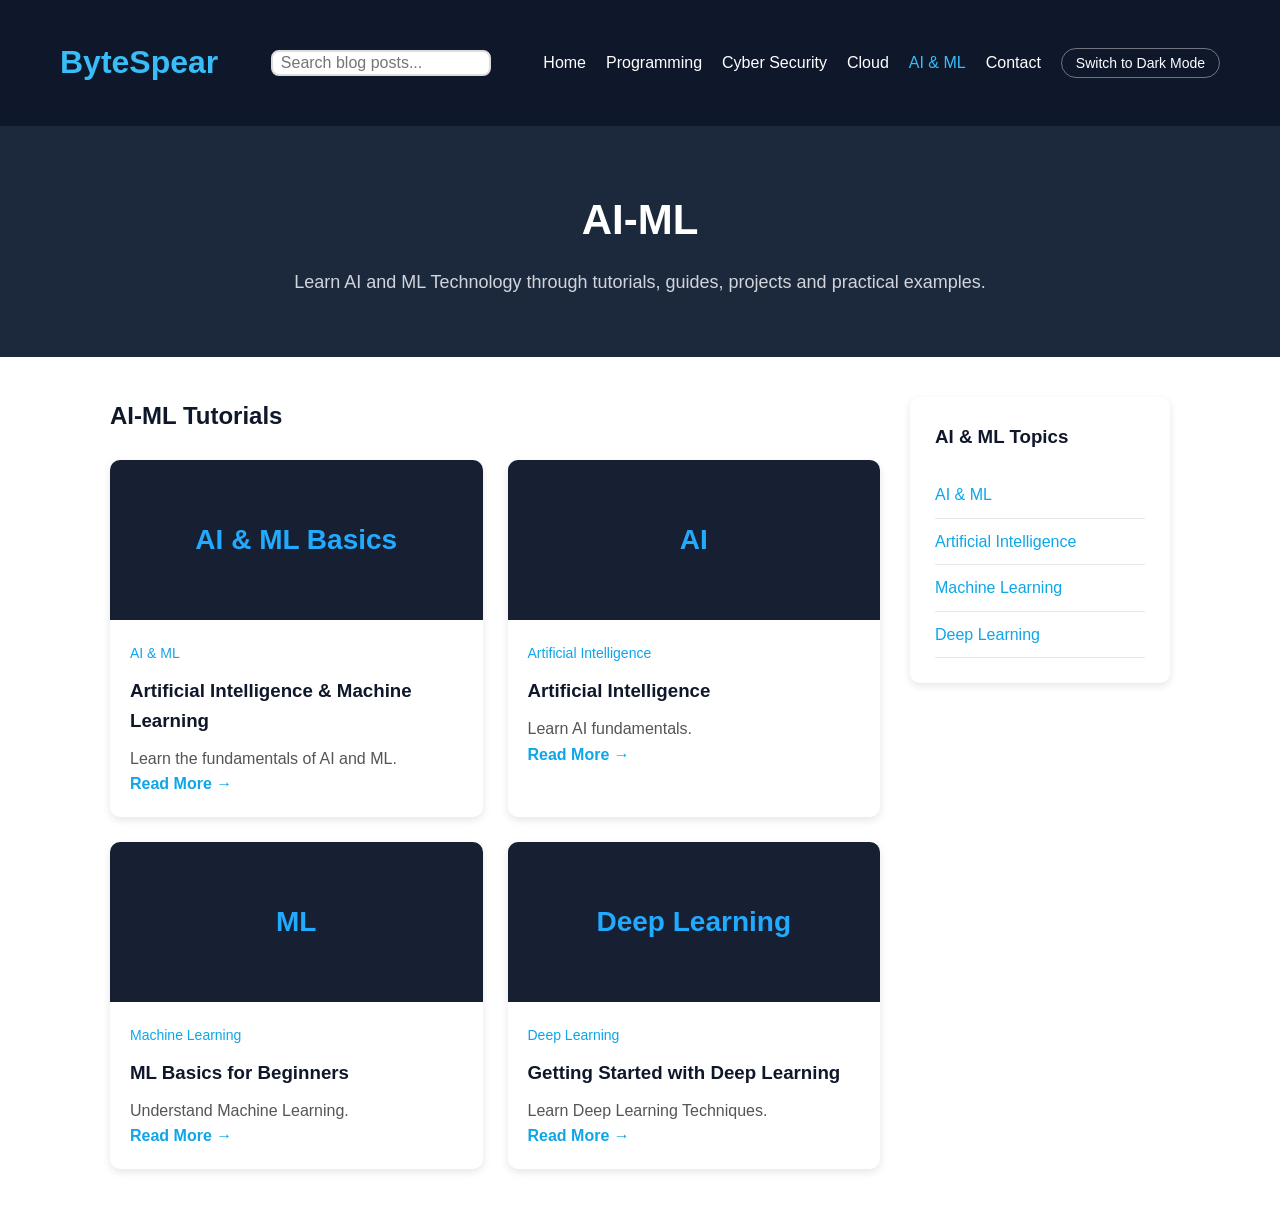
<file: pages/ai-ml.html>
<!DOCTYPE html>
<html lang="en">

<head>
    <meta charset="UTF-8">
    <meta name="viewport" content="width=device-width, initial-scale=1.0">

    <title>AI &amp; ML | ByteSpear</title>

    <link rel="stylesheet" href="../assets/css/base.css">
    <link rel="stylesheet" href="../assets/css/layout.css">
    <link rel="stylesheet" href="../assets/css/pages/category.css">
    <script src="../assets/js/theme.js"></script>
</head>

<body>

    <!-- HEADER -->
    <header>

        <h1>ByteSpear</h1>

        <div class="search-container">
            <input type="text" id="blog-search" placeholder="Search blog posts..." aria-label="Search blog posts">
        </div>

        <nav aria-label="Main">
            <ul>
                <li><a href="../index.html">Home</a></li>
                <li><a href="programming.html">Programming</a></li>
                <li><a href="cybersecurity.html">Cyber Security</a></li>
                <li><a href="cloud.html">Cloud</a></li>
                <li><a href="ai-ml.html" aria-current="page">AI &amp; ML</a></li>
                <li><a href="contact.html">Contact</a></li>
                <li>
                    <button type="button" class="theme-toggle" data-theme-toggle>
                        <span class="theme-toggle__label--to-dark">Switch to Dark Mode</span>
                        <span class="theme-toggle__label--to-light">Switch to Light Mode</span>
                    </button>
                </li>
            </ul>
        </nav>

    </header>

    <!-- AI-ML CONTENT -->
    <main>

        <section class="category-hero">
            <h1>AI-ML</h1>

            <p>
                Learn AI and ML Technology through tutorials, guides,
                projects and practical examples.
            </p>
        </section>


        <section class="category-section">

            <div class="category-main">

                <h2>AI-ML Tutorials</h2>

                <div class="article-grid">
                
                    <article class="article-card">
                        <div class="article-image">
                            AI & ML Basics
                        </div>

                        <div class="article-content">
                            <span>AI & ML </span>

                            <h3>
                                Artificial Intelligence & Machine Learning
                            </h3>

                            <p>
                                Learn the fundamentals of AI and ML.
                            </p>

                            <a href="#">Read More →</a>
                        </div>
                    </article>


                    <article class="article-card">
                        <div class="article-image">
                            AI
                        </div>

                        <div class="article-content">
                            <span>Artificial Intelligence</span>

                            <h3>
                                Artificial Intelligence
                            </h3>

                            <p>
                                Learn AI fundamentals.
                                
                            </p>

                            <a href="#">Read More →</a>
                        </div>
                    </article>


                    <article class="article-card">
                        <div class="article-image">
                            ML
                        </div>

                        <div class="article-content">
                            <span>Machine Learning</span>

                            <h3>
                                ML Basics for Beginners
                            </h3>

                            <p>
                                Understand Machine Learning.
                            </p>

                            <a href="#">Read More →</a>
                        </div>
                    </article>


                    <article class="article-card">
                        <div class="article-image">
                            Deep Learning
                        </div>

                        <div class="article-content">
                            <span>Deep Learning</span>

                            <h3>
                                Getting Started with Deep Learning
                            </h3>

                            <p>
                                Learn Deep Learning Techniques.
                                
                            </p>

                            <a href="#">Read More →</a>
                        </div>
                    </article>

                </div>

            </div>


            <aside class="category-sidebar">

                <h3>AI & ML Topics</h3>

                <a href="#">AI & ML</a>
                <a href="#">Artificial Intelligence</a>
                <a href="#">Machine Learning</a>
                <a href="#">Deep Learning</a>

            </aside>

        </section>

    </main>
    <script src="../assets/js/search.js" defer></script>
</body>
</html>
</file>
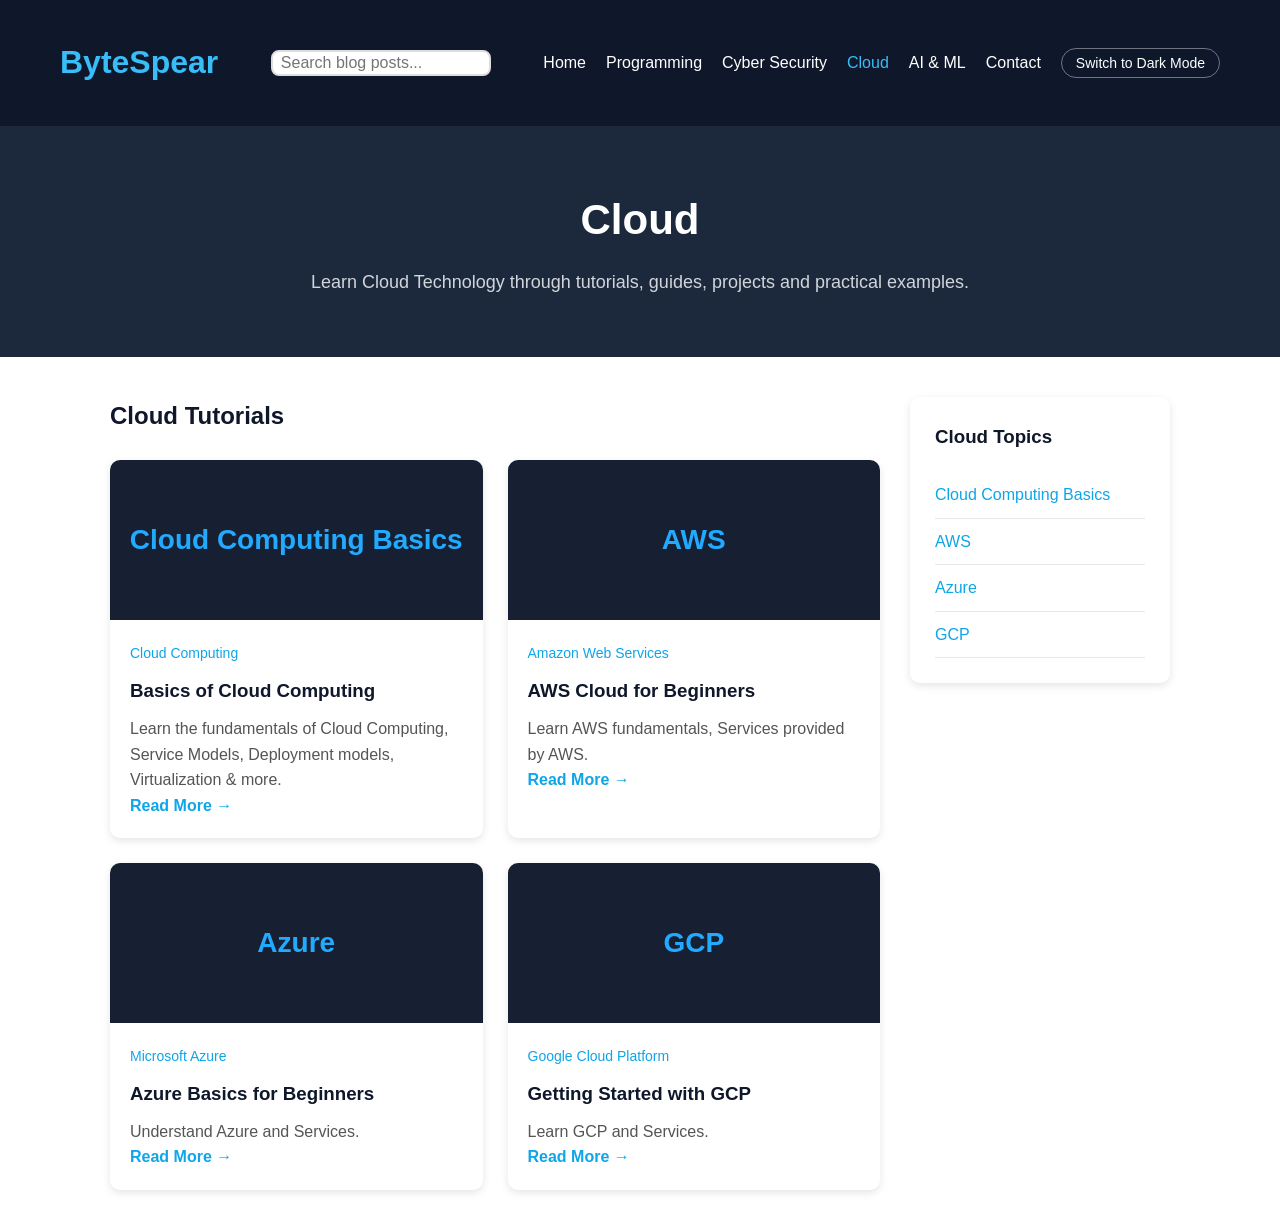
<file: pages/cloud.html>
<!DOCTYPE html>
<html lang="en">

<head>
    <meta charset="UTF-8">
    <meta name="viewport" content="width=device-width, initial-scale=1.0">

    <title>Cloud | ByteSpear</title>

    <link rel="stylesheet" href="../assets/css/base.css">
    <link rel="stylesheet" href="../assets/css/layout.css">
    <link rel="stylesheet" href="../assets/css/pages/category.css">
    <script src="../assets/js/theme.js"></script>
</head>

<body>

    <!-- HEADER -->
    <header>

        <h1>ByteSpear</h1>

        <div class="search-container">
            <input type="text" id="blog-search" placeholder="Search blog posts..." aria-label="Search blog posts">
        </div>

        <nav aria-label="Main">
            <ul>
                <li><a href="../index.html">Home</a></li>
                <li><a href="programming.html">Programming</a></li>
                <li><a href="cybersecurity.html">Cyber Security</a></li>
                <li><a href="cloud.html" aria-current="page">Cloud</a></li>
                <li><a href="ai-ml.html">AI &amp; ML</a></li>
                <li><a href="contact.html">Contact</a></li>
                <li>
                    <button type="button" class="theme-toggle" data-theme-toggle>
                        <span class="theme-toggle__label--to-dark">Switch to Dark Mode</span>
                        <span class="theme-toggle__label--to-light">Switch to Light Mode</span>
                    </button>
                </li>
            </ul>
        </nav>

    </header>

    <!-- CLOUD CONTENT -->
    <main>

        <section class="category-hero">
            <h1>Cloud</h1>

            <p>
                Learn Cloud Technology through tutorials, guides,
                projects and practical examples.
            </p>
        </section>


        <section class="category-section">

            <div class="category-main">

                <h2>Cloud Tutorials</h2>

                <div class="article-grid">
                
                    <article class="article-card">
                        <div class="article-image">
                            Cloud Computing Basics
                        </div>

                        <div class="article-content">
                            <span>Cloud Computing</span>

                            <h3>
                                Basics of Cloud Computing
                            </h3>

                            <p>
                                Learn the fundamentals of Cloud Computing, Service Models, Deployment models, Virtualization & more.
                            </p>

                            <a href="#">Read More →</a>
                        </div>
                    </article>


                    <article class="article-card">
                        <div class="article-image">
                            AWS
                        </div>

                        <div class="article-content">
                            <span>Amazon Web Services</span>

                            <h3>
                                AWS Cloud for Beginners
                            </h3>

                            <p>
                                Learn AWS fundamentals, Services provided by AWS.
                                
                            </p>

                            <a href="#">Read More →</a>
                        </div>
                    </article>


                    <article class="article-card">
                        <div class="article-image">
                            Azure
                        </div>

                        <div class="article-content">
                            <span>Microsoft Azure</span>

                            <h3>
                                Azure Basics for Beginners
                            </h3>

                            <p>
                                Understand Azure and Services.
                            </p>

                            <a href="#">Read More →</a>
                        </div>
                    </article>


                    <article class="article-card">
                        <div class="article-image">
                            GCP
                        </div>

                        <div class="article-content">
                            <span>Google Cloud Platform</span>

                            <h3>
                                Getting Started with GCP
                            </h3>

                            <p>
                                Learn GCP and Services.
                                
                            </p>

                            <a href="#">Read More →</a>
                        </div>
                    </article>

                </div>

            </div>


            <aside class="category-sidebar">

                <h3>Cloud Topics</h3>

                <a href="#">Cloud Computing Basics</a>
                <a href="#">AWS</a>
                <a href="#">Azure</a>
                <a href="#">GCP</a>

            </aside>

        </section>

    </main>
    <script src="../assets/js/search.js" defer></script>
</body>
</html>
</file>
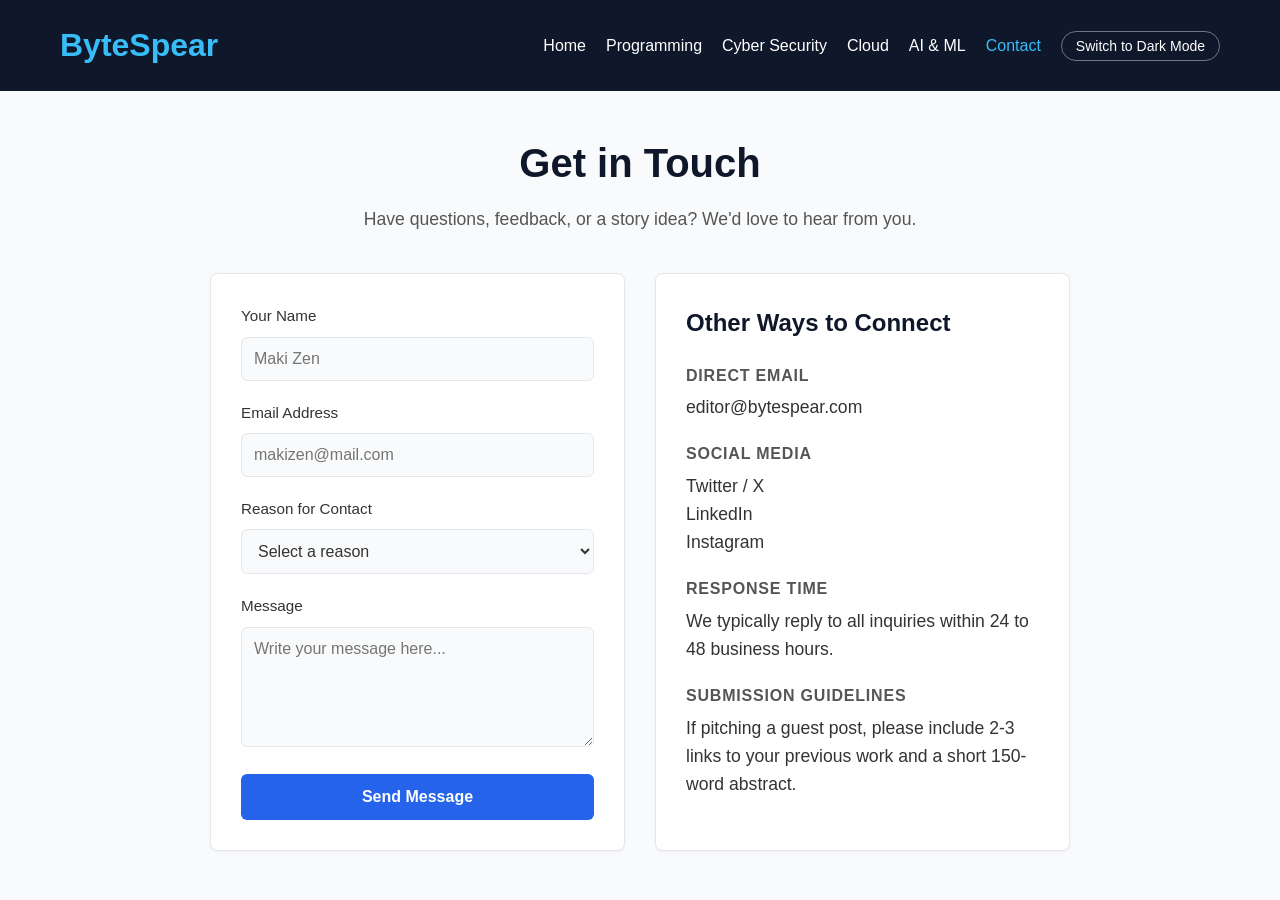
<file: pages/contact.html>
<!DOCTYPE html>
<html lang="en">
<head>
    <meta charset="UTF-8">
    <meta name="viewport" content="width=device-width, initial-scale=1.0">
    <title>Contact Us | ByteSpear</title>
    <link rel="stylesheet" href="../assets/css/base.css">
    <link rel="stylesheet" href="../assets/css/layout.css">
    <link rel="stylesheet" href="../assets/css/pages/contact.css">
    <script src="../assets/js/theme.js"></script>
</head>
<body class="contact-page">

    <header>

        <h1>ByteSpear</h1>


        <nav aria-label="Main">
            <ul>
                <li><a href="../index.html">Home</a></li>
                <li><a href="programming.html">Programming</a></li>
                <li><a href="cybersecurity.html">Cyber Security</a></li>
                <li><a href="cloud.html">Cloud</a></li>
                <li><a href="ai-ml.html">AI &amp; ML</a></li>
                <li><a href="contact.html" aria-current="page">Contact</a></li>
                <li>
                    <button type="button" class="theme-toggle" data-theme-toggle>
                        <span class="theme-toggle__label--to-dark">Switch to Dark Mode</span>
                        <span class="theme-toggle__label--to-light">Switch to Light Mode</span>
                    </button>
                </li>
            </ul>
        </nav>

    </header>

    <main class="contact-container">
        <div class="contact-header">
            <h1>Get in Touch</h1>
            <p>Have questions, feedback, or a story idea? We'd love to hear from you.</p>
        </div>

        <div class="contact-grid">
            <!-- Left Column: Contact Form -->
            <div class="contact-card">
                <form class="contact-form" action="#" method="POST">
                    <div class="contact-form-group">
                        <label for="name">Your Name</label>
                        <input type="text" id="name" name="name" required maxlength="50" pattern="^[a-zA-Z\s\-']+$" placeholder="Maki Zen">
                    </div>

                    <div class="contact-form-group">
                        <label for="email">Email Address</label>
                        <input type="email" id="email" name="email" required maxlength="100" placeholder="makizen@mail.com">
                    </div>

                    <div class="contact-form-group">
                        <label for="reason">Reason for Contact</label>
                        <select id="reason" name="reason" required>
                            <option value="" disabled selected>Select a reason</option>
                            <option value="general">General Inquiry</option>
                            <option value="pitch">Guest Post / Article Pitch</option>
                            <option value="error">Report a Typo / Technical Issue</option>
                            <option value="advertise">Advertising & Sponsorship</option>
                        </select>
                    </div>

                    <div class="contact-form-group">
                        <label for="message">Message</label>
                        <textarea id="message" name="message" rows="5" required  maxlength="2000" placeholder="Write your message here..."></textarea>
                    </div>

                    <button type="submit">Send Message</button>
                </form>
            </div>

            <!-- Right Column: Quick Info -->
            <div class="contact-card contact-info">
                <h2>Other Ways to Connect</h2>
                
                <div class="contact-info-item">
                    <h3>Direct Email</h3>
                    <p><a href="mailto:editor@bytespear.com">editor@bytespear.com</a></p>
                </div>

                <div class="contact-info-item">
                    <h3>Social Media</h3>
                    <p><a href="#">Twitter / X</a></p>
                    <p><a href="#">LinkedIn</a></p>
                    <p><a href="#">Instagram</a></p>
                </div>

                <div class="contact-info-item">
                    <h3>Response Time</h3>
                    <p>We typically reply to all inquiries within 24 to 48 business hours.</p>
                </div>

                <div class="contact-info-item">
                    <h3>Submission Guidelines</h3>
                    <p>If pitching a guest post, please include 2-3 links to your previous work and a short 150-word abstract.</p>
                </div>
            </div>
        </div>
    </main>

</body>
</html>
</file>
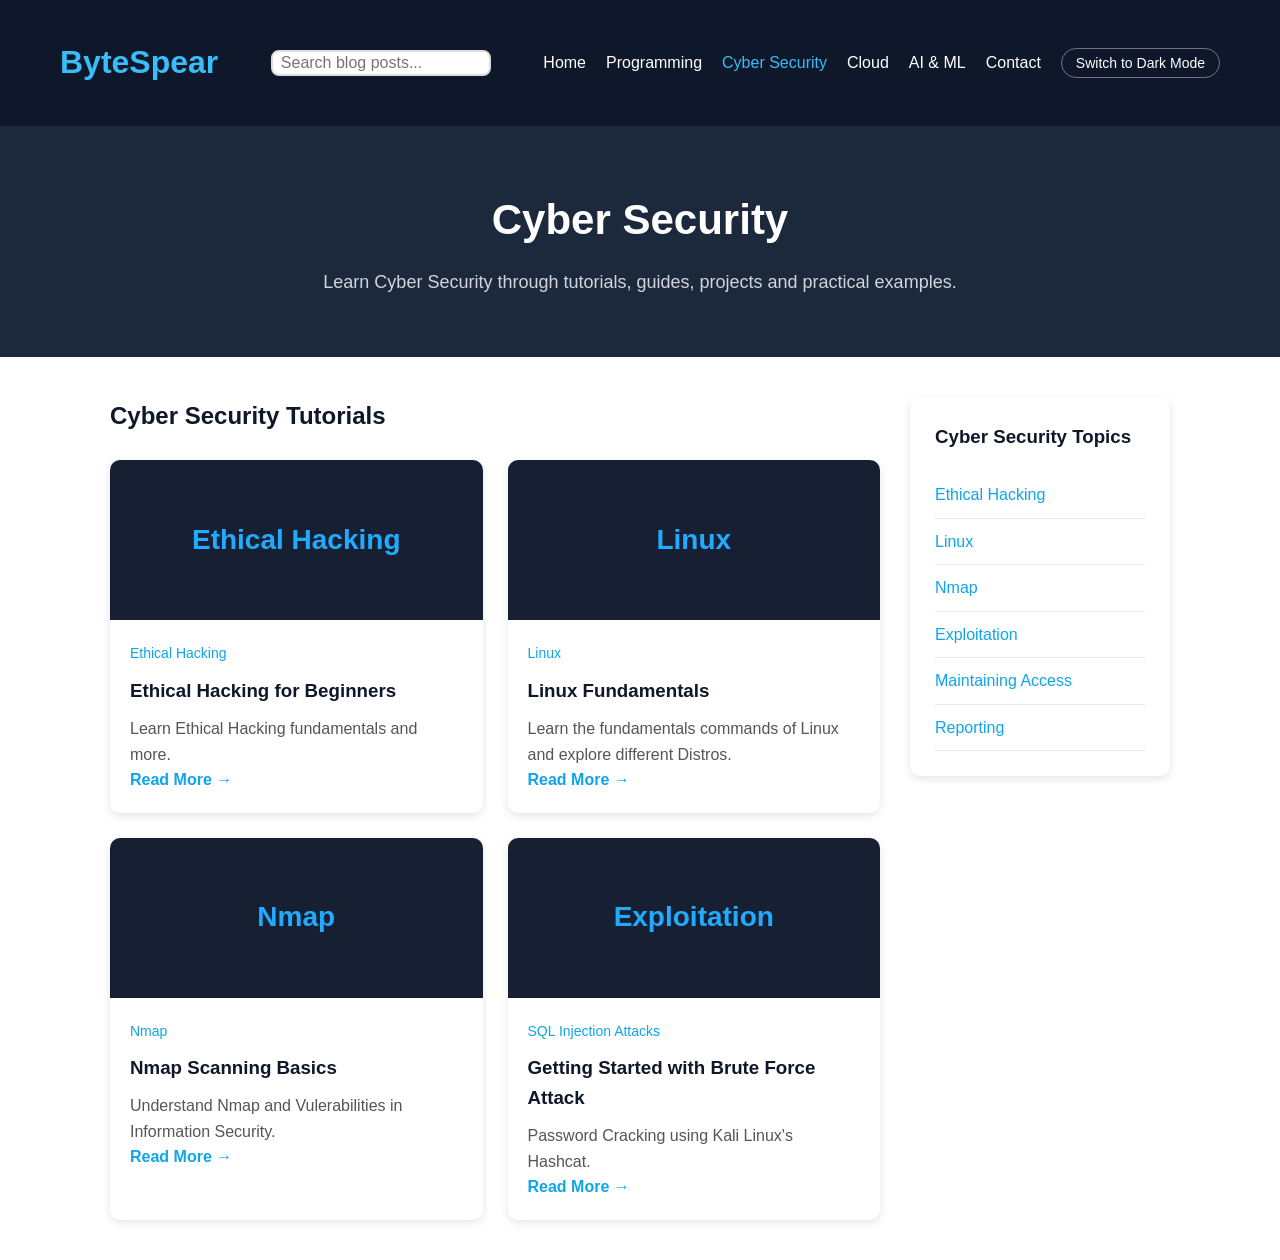
<file: pages/cybersecurity.html>
<!DOCTYPE html>
<html lang="en">

<head>
    <meta charset="UTF-8">
    <meta name="viewport" content="width=device-width, initial-scale=1.0">

    <title>Cyber Security | ByteSpear</title>

    <link rel="stylesheet" href="../assets/css/base.css">
    <link rel="stylesheet" href="../assets/css/layout.css">
    <link rel="stylesheet" href="../assets/css/pages/category.css">
    <script src="../assets/js/theme.js"></script>
</head>

<body>

    <!-- HEADER -->
    <header>

        <h1>ByteSpear</h1>

        <div class="search-container">
            <input type="text" id="blog-search" placeholder="Search blog posts..." aria-label="Search blog posts">
        </div>

        <nav aria-label="Main">
            <ul>
                <li><a href="../index.html">Home</a></li>
                <li><a href="programming.html">Programming</a></li>
                <li><a href="cybersecurity.html" aria-current="page">Cyber Security</a></li>
                <li><a href="cloud.html">Cloud</a></li>
                <li><a href="ai-ml.html">AI &amp; ML</a></li>
                <li><a href="contact.html">Contact</a></li>
                <li>
                    <button type="button" class="theme-toggle" data-theme-toggle>
                        <span class="theme-toggle__label--to-dark">Switch to Dark Mode</span>
                        <span class="theme-toggle__label--to-light">Switch to Light Mode</span>
                    </button>
                </li>
            </ul>
        </nav>

    </header>



    <!-- CYSEC CONTENT -->
    <main>

        <section class="category-hero">
            <h1>Cyber Security</h1>

            <p>
                Learn Cyber Security through tutorials, guides,
                projects and practical examples.
            </p>
        </section>


        <section class="category-section">

            <div class="category-main">

                <h2>Cyber Security Tutorials</h2>

                <div class="article-grid">

                    <article class="article-card">
                        <div class="article-image">
                            Ethical Hacking
                        </div>

                        <div class="article-content">
                            <span>Ethical Hacking</span>

                            <h3>
                                Ethical Hacking for Beginners
                            </h3>

                            <p>
                                Learn Ethical Hacking fundamentals and more.
                            </p>

                            <a href="#">Read More →</a>
                        </div>
                    </article>


                    <article class="article-card">
                        <div class="article-image">
                            Linux
                        </div>

                        <div class="article-content">
                            <span>Linux</span>

                            <h3>
                                Linux Fundamentals
                            </h3>

                            <p>
                                Learn the fundamentals commands of Linux
                                and explore different Distros.
                            </p>

                            <a href="#">Read More →</a>
                        </div>
                    </article>


                    <article class="article-card">
                        <div class="article-image">
                            Nmap
                        </div>

                        <div class="article-content">
                            <span>Nmap</span>

                            <h3>
                                Nmap Scanning Basics
                            </h3>

                            <p>
                                Understand Nmap and Vulerabilities in Information Security.
                            </p>

                            <a href="#">Read More →</a>
                        </div>
                    </article>


                    <article class="article-card">
                        <div class="article-image">
                            Exploitation
                        </div>

                        <div class="article-content">
                            <span>SQL Injection Attacks</span>

                            <h3>
                                Getting Started with Brute Force Attack
                            </h3>

                            <p>
                                Password Cracking using Kali Linux's Hashcat.
                            </p>

                            <a href="#">Read More →</a>
                        </div>
                    </article>

                </div>

            </div>


            <aside class="category-sidebar">

                <h3>Cyber Security Topics</h3>

                <a href="#">Ethical Hacking</a>
                <a href="#">Linux</a>
                <a href="#">Nmap</a>
                <a href="#">Exploitation</a>
                <a href="#">Maintaining Access</a>
                <a href="#">Reporting</a>

            </aside>

        </section>

    </main>
    <script src="../assets/js/search.js" defer></script>
</body>
</html>
</file>
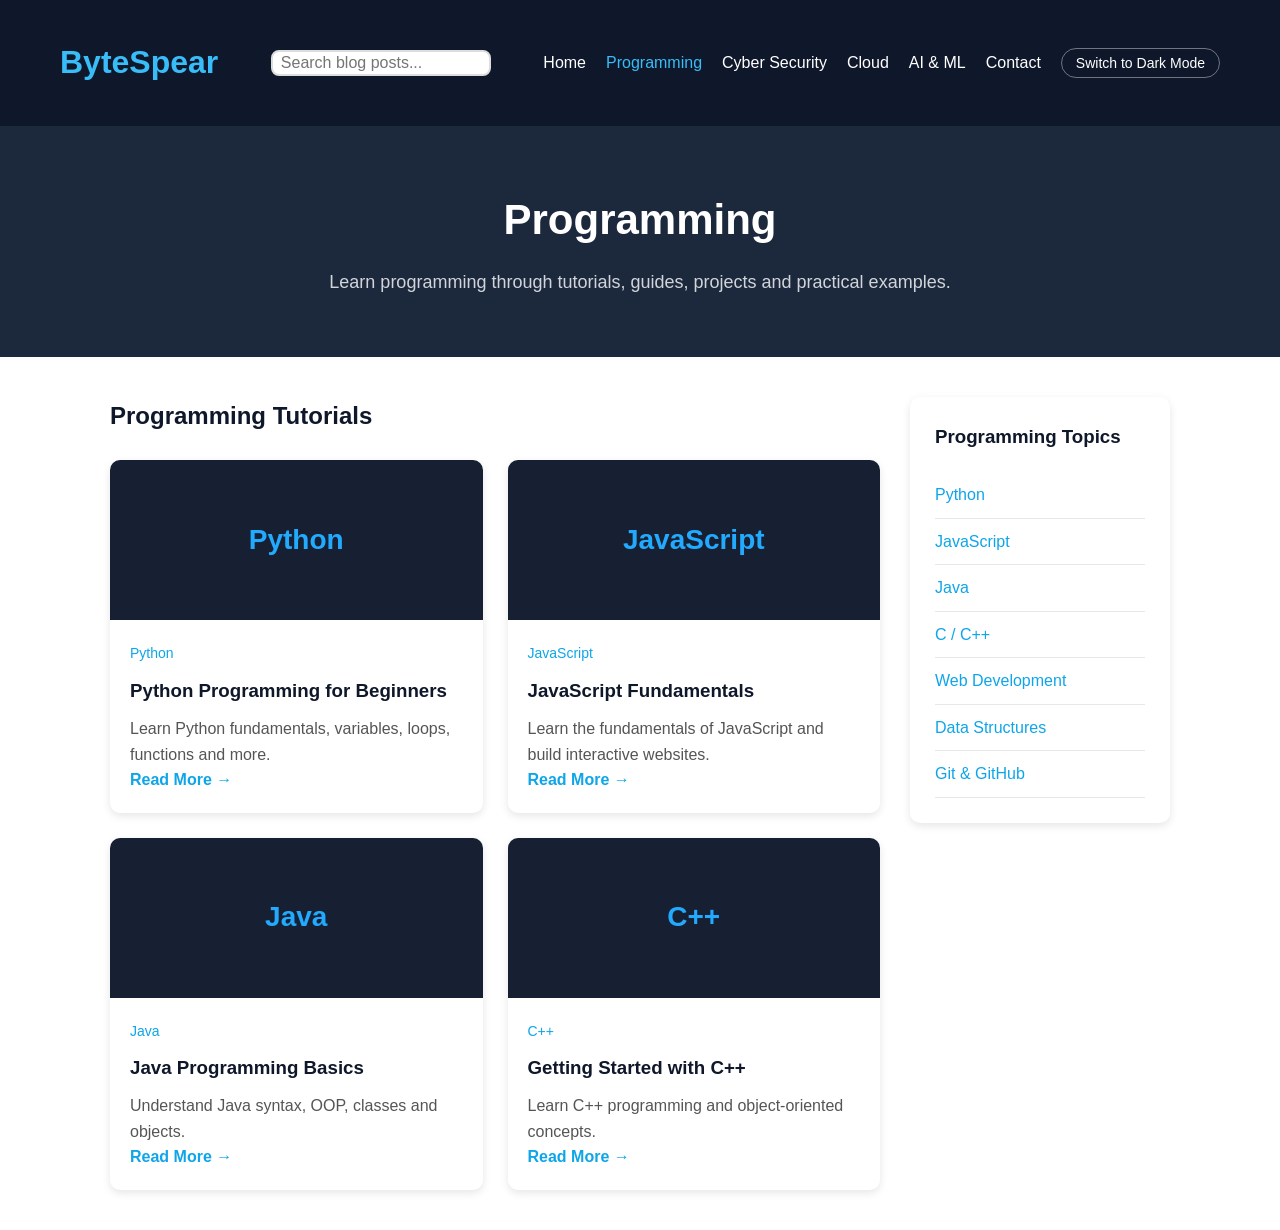
<file: pages/programming.html>
<!DOCTYPE html>
<html lang="en">

<head>
    <meta charset="UTF-8">
    <meta name="viewport" content="width=device-width, initial-scale=1.0">

    <title>Programming | ByteSpear</title>

    <link rel="stylesheet" href="../assets/css/base.css">
    <link rel="stylesheet" href="../assets/css/layout.css">
    <link rel="stylesheet" href="../assets/css/pages/category.css">
    <script src="../assets/js/theme.js"></script>
</head>

<body>

    <!-- HEADER -->
    <header>

        <h1>ByteSpear</h1>

        <div class="search-container">
            <input type="text" id="blog-search" placeholder="Search blog posts..." aria-label="Search blog posts">
        </div>

        <nav aria-label="Main">
            <ul>
                <li><a href="../index.html">Home</a></li>
                <li><a href="programming.html" aria-current="page">Programming</a></li>
                <li><a href="cybersecurity.html">Cyber Security</a></li>
                <li><a href="cloud.html">Cloud</a></li>
                <li><a href="ai-ml.html">AI &amp; ML</a></li>
                <li><a href="contact.html">Contact</a></li>
                <li>
                    <button type="button" class="theme-toggle" data-theme-toggle>
                        <span class="theme-toggle__label--to-dark">Switch to Dark Mode</span>
                        <span class="theme-toggle__label--to-light">Switch to Light Mode</span>
                    </button>
                </li>
            </ul>
        </nav>

    </header>


    <!-- PROGRAMMING CONTENT -->
    <main>

        <section class="category-hero">
            <h1>Programming</h1>

            <p>
                Learn programming through tutorials, guides,
                projects and practical examples.
            </p>
        </section>


        <section class="category-section">

            <div class="category-main">

                <h2>Programming Tutorials</h2>

                <div class="article-grid">

                    <article class="article-card">
                        <div class="article-image">
                            Python
                        </div>

                        <div class="article-content">
                            <span>Python</span>

                            <h3>
                                Python Programming for Beginners
                            </h3>

                            <p>
                                Learn Python fundamentals, variables,
                                loops, functions and more.
                            </p>

                            <a href="#">Read More →</a>
                        </div>
                    </article>


                    <article class="article-card">
                        <div class="article-image">
                            JavaScript
                        </div>

                        <div class="article-content">
                            <span>JavaScript</span>

                            <h3>
                                JavaScript Fundamentals
                            </h3>

                            <p>
                                Learn the fundamentals of JavaScript
                                and build interactive websites.
                            </p>

                            <a href="#">Read More →</a>
                        </div>
                    </article>


                    <article class="article-card">
                        <div class="article-image">
                            Java
                        </div>

                        <div class="article-content">
                            <span>Java</span>

                            <h3>
                                Java Programming Basics
                            </h3>

                            <p>
                                Understand Java syntax, OOP,
                                classes and objects.
                            </p>

                            <a href="#">Read More →</a>
                        </div>
                    </article>


                    <article class="article-card">
                        <div class="article-image">
                            C++
                        </div>

                        <div class="article-content">
                            <span>C++</span>

                            <h3>
                                Getting Started with C++
                            </h3>

                            <p>
                                Learn C++ programming and
                                object-oriented concepts.
                            </p>

                            <a href="#">Read More →</a>
                        </div>
                    </article>

                </div>

            </div>


            <aside class="category-sidebar">

                <h3>Programming Topics</h3>

                <a href="#">Python</a>
                <a href="#">JavaScript</a>
                <a href="#">Java</a>
                <a href="#">C / C++</a>
                <a href="#">Web Development</a>
                <a href="#">Data Structures</a>
                <a href="#">Git & GitHub</a>

            </aside>

        </section>

    </main>
    <script src="../assets/js/search.js" defer></script>
</body>
</html>
</file>
<file: assets/css/base.css>
/* Design tokens: light theme (default)  */
:root {
  color-scheme: light;

  /* Surfaces */
  --color-bg: #ffffff;
  --color-bg-muted: #f9fafb;
  --color-surface: #ffffff;
  --color-header-bg: #0f172a;
  --color-header-text: #ffffff;

  /* Text */
  --color-text: #333333;
  --color-heading: #0f172a;
  --color-text-muted: #555555;

  /* Lines & depth */
  --color-border: #e5e7eb;
  --shadow-card: 0 3px 8px rgba(0, 0, 0, 0.1);

  /* Accent: links, buttons */
  --color-link: #0ea5e9;
  --color-btn-bg: #0ea5e9;
  --color-btn-bg-hover: #0284c7;
  --color-btn-text: #ffffff;
  --color-brand: #38bdf8;

  /* Form controls */
  --color-input-bg: #ffffff;
  --color-input-border: #dddddd;
  --color-focus: #007bff;
  --color-primary: #2563eb;
  --color-primary-hover: #1d4ed8;
}

/*  Design tokens: dark theme  */
/* Applied by assets/js/theme.js via <html data-theme="dark"> */
:root[data-theme="dark"] {
  color-scheme: dark;

  --color-bg: #0f172a;
  --color-bg-muted: #0f172a;
  --color-surface: #1e293b;
  --color-header-bg: #020617;

  --color-text: #e2e8f0;
  --color-heading: #f8fafc;
  --color-text-muted: #94a3b8;

  --color-border: #334155;
  --shadow-card: 0 3px 8px rgba(0, 0, 0, 0.45);

  --color-link: #38bdf8;
  --color-btn-bg: #0369a1;
  --color-btn-bg-hover: #075985;

  --color-input-bg: #1e293b;
  --color-input-border: #334155;
  --color-focus: #60a5fa;
}

/* Reset */
* {
  margin: 0;
  padding: 0;
  box-sizing: border-box;
  font-family: Arial, Helvetica, sans-serif;
}

[hidden] {
  display: none !important;
}

/* Global elements  */
body {
  background-color: var(--color-bg);
  color: var(--color-text);
  line-height: 1.6;
}

:focus-visible {
  outline: 2px solid var(--color-focus);
  outline-offset: 2px;
}

/* Smooth theme switching on the main surfaces */
body,
.blog-post,
.article-card,
.contact-card,
aside,
.category-sidebar,
#blog-search {
  transition: background-color 0.3s, color 0.3s, border-color 0.3s;
}

@media (prefers-reduced-motion: reduce) {
  * {
    transition: none !important;
  }
}
</file>
<file: assets/css/layout.css>
/* 
   layout.css
   Site chrome shared by every page: header, navigation, search box,
   theme toggle and footer.
 */

/* Header  */
header {
  background: var(--color-header-bg);
  color: var(--color-header-text);
  padding: 20px 60px;
  display: flex;
  justify-content: space-between;
  align-items: center;
}

header h1 {
  color: var(--color-brand);
}

/*  Navigation  */
nav ul {
  list-style: none;
  display: flex;
  align-items: center;
  gap: 20px;
}

nav a {
  text-decoration: none;
  color: var(--color-header-text);
  transition: 0.3s;
}

nav a:hover,
nav a[aria-current="page"] {
  color: var(--color-brand);
}

/*  Search box  */
.search-container {
  max-width: 500px;
  margin: 30px auto;
  padding: 0 15px;
}

#blog-search {
  width: 100%;
  font-size: 16px;
  color: var(--color-text);
  background: var(--color-input-bg);
  padding: 2px 8px;
  border: 2px solid var(--color-input-border);
  border-radius: 8px;
  outline: none;
  box-sizing: border-box;
  cursor: pointer;
  transition: 0.3s;
}

#blog-search:focus {
  border-color: var(--color-focus);
  box-shadow: 0 0 8px rgba(0, 123, 255, 0.2);
}
#blog-search:hover {
  padding: 6px 14px;
  color: gray;
  border: 2px solid cornflowerblue;
  
}

/*  Theme toggle  */
/* The label swaps with CSS (driven by <html data-theme>) */
.theme-toggle {
  font-size: 14px;
  color: var(--color-header-text);
  background: transparent;
  border: 1px solid rgba(255, 255, 255, 0.4);
  border-radius: 999px;
  padding: 6px 14px;
  cursor: pointer;
  transition: 0.3s;
}

.theme-toggle:hover {
  color: var(--color-brand);
  border-color: var(--color-brand);
}

.theme-toggle__label--to-light {
  display: none;
}

:root[data-theme="dark"] .theme-toggle__label--to-dark {
  display: none;
}

:root[data-theme="dark"] .theme-toggle__label--to-light {
  display: inline;
}

/*  Footer  */
footer {
  background: var(--color-header-bg);
  color: var(--color-header-text);
  text-align: center;
  padding: 20px;
  margin-top: 40px;
}

/* Responsive Layout*/
@media (max-width: 768px) {
  header {
    flex-direction: column;
    gap: 15px;
  }

  nav ul {
    flex-wrap: wrap;
    justify-content: center;
  }
}
</file>
<file: assets/css/pages/category.css>
/* 
   Shared by all topic pages: Programming, Cyber Security, Cloud, AI & ML.
*/

.category-hero {
  background: #1c293d;
  color: white;
  text-align: center;
  padding: 60px 20px;
}

.category-hero h1 {
  font-size: 42px;
  margin-bottom: 15px;
}

.category-hero p {
  font-size: 18px;
  color: #d1d5db;
}

.category-section {
  max-width: 1100px;
  margin: 40px auto;
  padding: 0 20px;
  display: grid;
  grid-template-columns: 1fr 260px;
  gap: 30px;
}

.category-main h2 {
  margin-bottom: 25px;
  color: var(--color-heading);
}

/* Article cards  */
.article-grid {
  display: grid;
  grid-template-columns: repeat(2, 1fr);
  gap: 25px;
}

.article-card {
  background: var(--color-surface);
  border-radius: 10px;
  overflow: hidden;
  box-shadow: var(--shadow-card);
}

.article-image {
  height: 160px;
  background: #172033;
  color: #22aaff;
  display: flex;
  align-items: center;
  justify-content: center;
  font-size: 28px;
  font-weight: bold;
}

.article-content {
  padding: 20px;
}

.article-content span {
  color: var(--color-link);
  font-size: 14px;
}

.article-content h3 {
  margin: 10px 0;
  color: var(--color-heading);
}

.article-content p {
  color: var(--color-text-muted);
  line-height: 1.6;
}

.article-content a {
  color: var(--color-link);
  text-decoration: none;
  font-weight: 600;
}

/*  Sidebar  */
.category-sidebar {
  background: var(--color-surface);
  padding: 25px;
  border-radius: 10px;
  height: fit-content;
  box-shadow: var(--shadow-card);
}

.category-sidebar h3 {
  margin-bottom: 20px;
  color: var(--color-heading);
}

.category-sidebar a {
  display: block;
  color: var(--color-link);
  text-decoration: none;
  padding: 10px 0;
  border-bottom: 1px solid var(--color-border);
}

/* Responsive  */
@media (max-width: 800px) {
  .category-section {
    grid-template-columns: 1fr;
  }

  .article-grid {
    grid-template-columns: 1fr;
  }
}
</file>
<file: assets/css/pages/contact.css>
/* ==========================================================================
   pages/contact.css
   Contact page (pages/contact.html)
   ========================================================================== */

.contact-page {
  background-color: var(--color-bg-muted);
}

.contact-container {
  max-width: 900px;
  margin: 0 auto;
  padding: 40px 20px;
}

.contact-header {
  text-align: center;
  margin-bottom: 40px;
}

.contact-header h1 {
  font-size: 2.5rem;
  color: var(--color-heading);
  margin-bottom: 10px;
}

.contact-header p {
  color: var(--color-text-muted);
  font-size: 1.1rem;
}

/* --- Layout --------------------------------------------------------------- */
.contact-grid {
  display: grid;
  grid-template-columns: 1fr;
  gap: 30px;
}

@media (min-width: 768px) {
  .contact-grid {
    grid-template-columns: 1fr 1fr;
  }
}

.contact-card {
  background: var(--color-surface);
  padding: 30px;
  border-radius: 8px;
  border: 1px solid var(--color-border);
  box-shadow: 0 1px 3px rgba(0, 0, 0, 0.05);
}

/* --- Info column ---------------------------------------------------------- */
.contact-info h2 {
  margin-bottom: 20px;
  font-size: 1.5rem;
  color: var(--color-heading);
}

.contact-info-item {
  margin-bottom: 20px;
}

.contact-info-item h3 {
  font-size: 1rem;
  color: var(--color-text-muted);
  text-transform: uppercase;
  letter-spacing: 0.05em;
  margin-bottom: 5px;
}

.contact-info-item p,
.contact-info-item a {
  font-size: 1.1rem;
  color: var(--color-text);
  text-decoration: none;
}

.contact-info-item a:hover {
  color: var(--color-link);
}

/* --- Form ----------------------------------------------------------------- */
.contact-form-group {
  margin-bottom: 20px;
}

.contact-form-group label {
  display: block;
  font-weight: 500;
  margin-bottom: 8px;
  font-size: 0.95rem;
}

.contact-form-group input,
.contact-form-group select,
.contact-form-group textarea {
  width: 100%;
  padding: 12px;
  border: 1px solid var(--color-border);
  border-radius: 6px;
  font-size: 1rem;
  font-family: inherit;
  color: var(--color-text);
  background: var(--color-bg-muted);
}

.contact-form-group input:focus,
.contact-form-group select:focus,
.contact-form-group textarea:focus {
  outline: none;
  border-color: var(--color-primary);
  background: var(--color-surface);
}

.contact-form-group textarea {
  resize: vertical;
  min-height: 120px;
}

.contact-form button {
  display: inline-block;
  width: 100%;
  background-color: var(--color-primary);
  color: white;
  padding: 14px;
  border: none;
  border-radius: 6px;
  font-size: 1rem;
  font-weight: 600;
  cursor: pointer;
  transition: background-color 0.2s;
}

.contact-form button:hover {
  background-color: var(--color-primary-hover);
}
</file>
